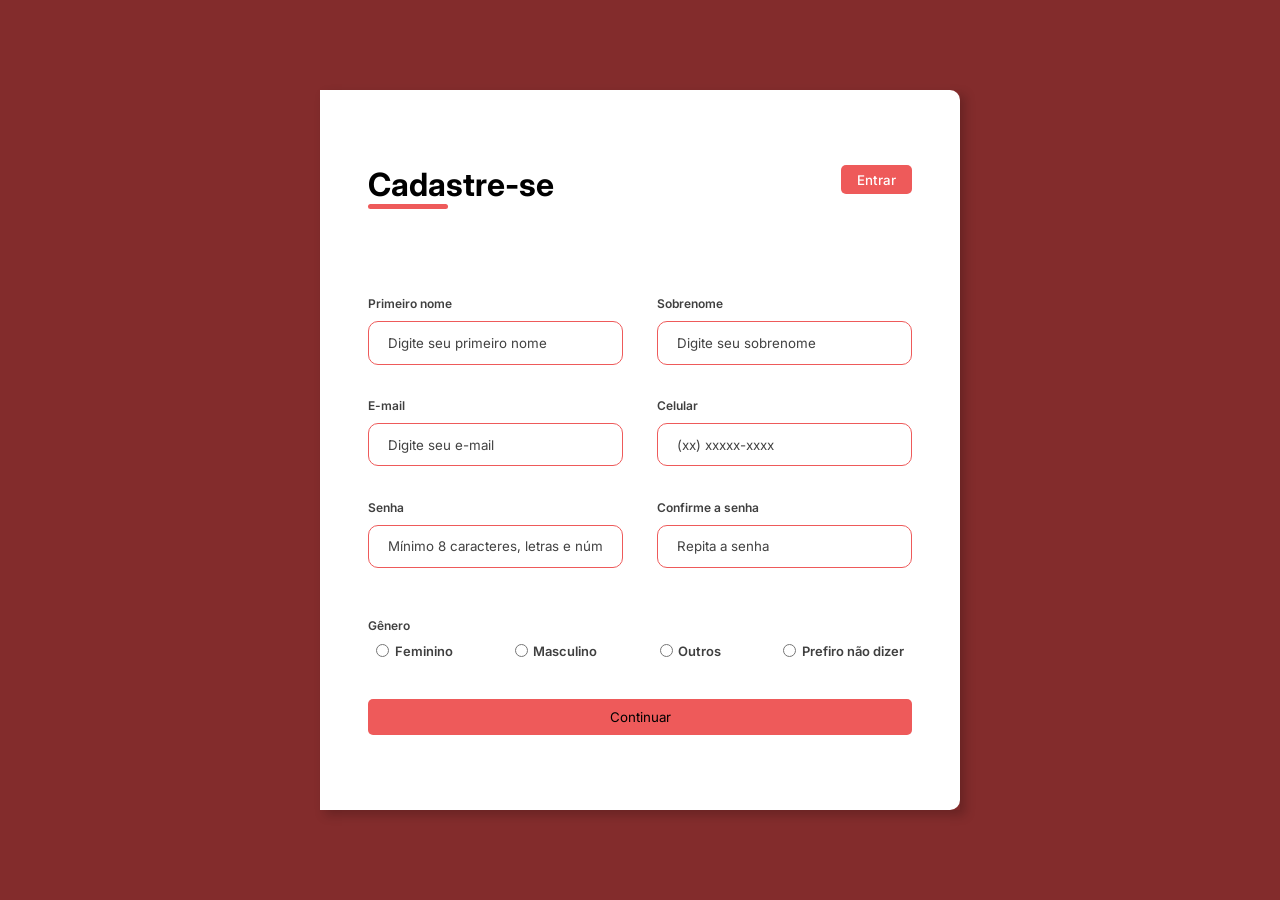
<file: index.html>
<!DOCTYPE html>
<html lang="pt-br">
<head>
    <link rel="stylesheet" href="css/style.css">
    <meta charset="UTF-8">
    <meta name="viewport" content="width=device-width, initial-scale=1.0">
    <title>Cadastro</title>
</head>
<body>
    <div class="container">
        <div class="form-image">
            <img src="img/logocadastro.jpg" alt="Imagem do cadastro">
        </div>
        <div class="form">
            <form id="form-cadastro" action="#" method="post" novalidate>
                <div class="form-header">
                    <div class="title">
                       <h1>Cadastre-se</h1> 
                    </div> 
                    <div class="login-button">
                        <button type="button"><a href="entrar.html">Entrar</a></button>
                    </div>      
                </div>
                <p id="form-message" class="form-message" role="alert"></p>
                <div class="input-group">
                    <div class="input-box">
                        <label for="firstname">Primeiro nome</label>
                        <input id="firstname" type="text" name="firstname" placeholder="Digite seu primeiro nome" required maxlength="80" autocomplete="given-name">
                    </div>

                    <div class="input-box">
                        <label for="lastname">Sobrenome</label>
                        <input id="lastname" type="text" name="lastname" placeholder="Digite seu sobrenome" required maxlength="80" autocomplete="family-name">
                    </div>

                    <div class="input-box">
                        <label for="email">E-mail</label>
                        <input id="email" type="email" name="email" placeholder="Digite seu e-mail" required autocomplete="email">
                    </div>

                    <div class="input-box">
                        <label for="number">Celular</label>
                        <input id="number" type="tel" name="number" placeholder="(xx) xxxxx-xxxx" required maxlength="30" autocomplete="tel">
                    </div>

                    <div class="input-box">
                        <label for="password">Senha</label>
                        <input id="password" type="password" name="password" placeholder="Mínimo 8 caracteres, letras e números" required minlength="8" autocomplete="new-password">
                    </div>

                    <div class="input-box">
                        <label for="confirmPassword">Confirme a senha</label>
                        <input id="confirmPassword" type="password" name="confirmPassword" placeholder="Repita a senha" required minlength="8" autocomplete="new-password">
                    </div>
                </div>

                <div class="gender-inputs">
                   <div class="gender-title">
                     <h6>Gênero</h6>
                    </div> 

                    <div class="gender-group">
                        <div class="gender-input">
                            <input type="radio" id="female" name="gender" value="Feminino" required>
                            <label for="female">Feminino</label>
                        </div>

                           <div class="gender-input">
                            <input type="radio" id="male" name="gender" value="Masculino">
                            <label for="male">Masculino</label>
                        </div>

                           <div class="gender-input">
                            <input type="radio" id="others" name="gender" value="Outros">
                            <label for="others">Outros</label>
                        </div>

                           <div class="gender-input">
                            <input type="radio" id="none" name="gender" value="Prefiro não dizer">
                            <label for="none">Prefiro não dizer</label>
                        </div>
                    </div>
                </div>

                <div class="continue-button">
                    <button type="submit">Continuar</button>
                </div>
            </form>
        </div>

    </div>
    <script src="js/auth.js"></script>
    <script src="js/cadastro.js"></script>
</body>
</html>
</file>
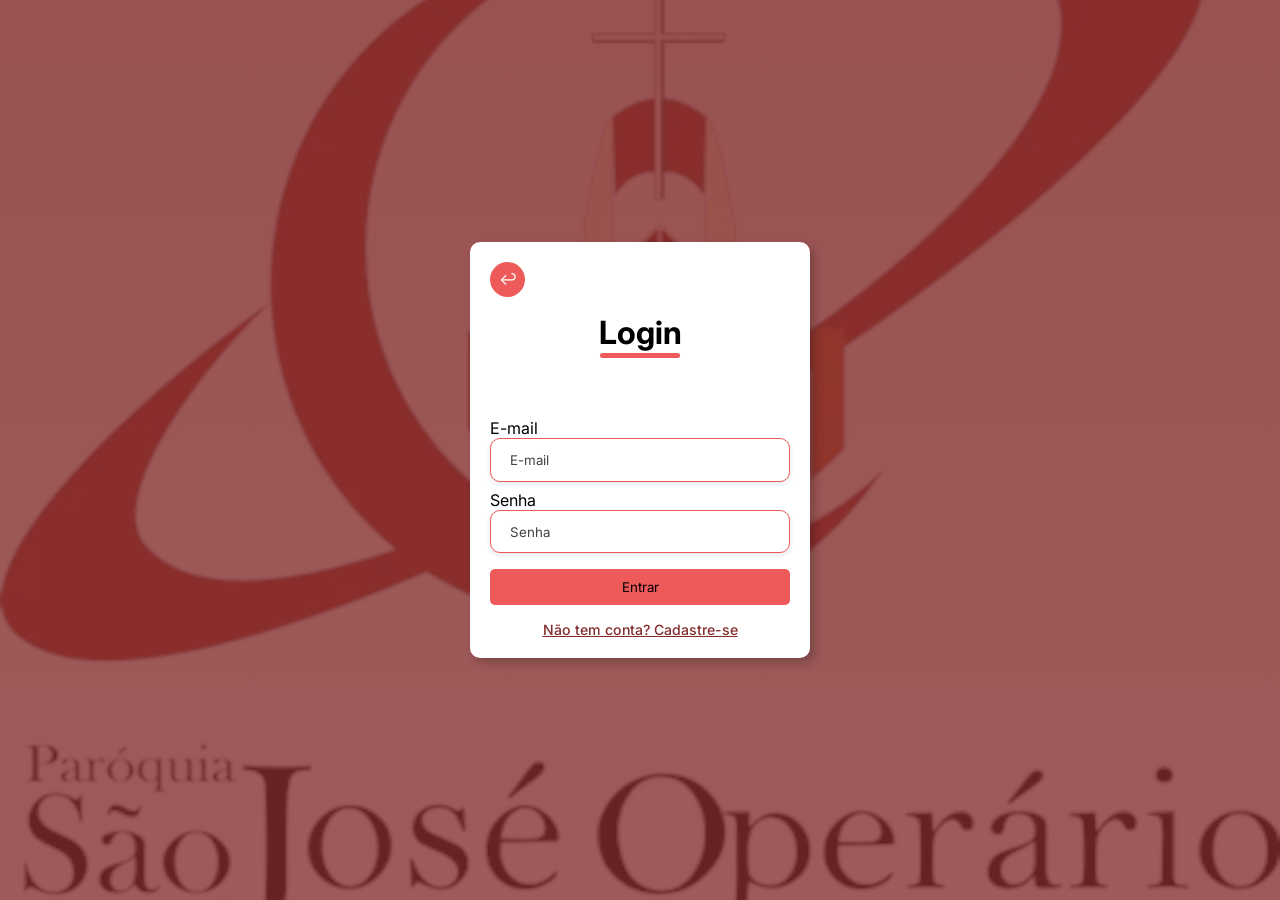
<file: contato.html>
<!DOCTYPE html>
<html lang="pt-br">
<head>
    <meta charset="UTF-8">
    <meta name="viewport" content="width=device-width, initial-scale=1.0">
    <title>Contato — Cúria Diocesana</title>
    <link rel="stylesheet" href="css/principal.css">
    <link rel="stylesheet" href="css/contato.css">
</head>
<body>
    <header class="portal-header">
        <div class="top-bar">
            <h1>Paróquia — área logada</h1>
            <span class="user" id="user-display-name"></span>
            <button type="button" class="btn-sair" id="btn-sair">Sair</button>
        </div>
        <nav class="main-nav" aria-label="Navegação principal">
            <ul class="nav-list">
                <li><a href="pagina_principal.html" class="nav-link">Início</a></li>
                <li>
                    <details class="nav-dropdown">
                        <summary class="nav-link">A Paróquia</summary>
                        <div class="dropdown-menu">
                            <a href="historia.html" class="dropdown-item">Nossa História</a>
                            <a href="padroeiro.html" class="dropdown-item">Padroeiro(a)</a>
                        </div>
                    </details>
                </li>
                <li>
                    <details class="nav-dropdown">
                        <summary class="nav-link">Liturgia</summary>
                        <div class="dropdown-menu">
                            <a href="horario-missas.html" class="dropdown-item">Horário de Missas</a>
                            <a href="#" class="dropdown-item">Calendário</a>
                            <a href="leituras.html" class="dropdown-item">Leituras</a>
                        </div>
                    </details>
                </li>
                <li><a href="contato.html" class="nav-link">Contato</a></li>
            </ul>
        </nav>
    </header>

    <main class="contato-main">
        <a class="back-link" href="pagina_principal.html">← Voltar ao início</a>

        <p class="contato-intro">
            Informações de contato e horários da <strong>Cúria Diocesana de São José dos Campos</strong> e setores. Para a sua paróquia, use também os dados em <strong>Informações da Paróquia</strong> na página inicial.
        </p>

        <div class="contato-cards">
            <section class="contato-card">
                <h2>Cúria Diocesana de São José dos Campos</h2>
                <p class="horario">Horário de funcionamento: das 8h às 12h | 13h às 17h (segunda a sexta-feira)</p>
                <div class="detalhes">
                    <p>Av. São João, 2650 – Jardim das Colinas – São José dos Campos – SP, 12242-000</p>
                    <p>Fone: <a href="tel:+551239283911">(12) 3928-3911</a> · Fax: (12) 3928-3924</p>
                    <p>E-mail: <a href="mailto:contato@diocesesjc.org.br">contato@diocesesjc.org.br</a></p>
                </div>
            </section>

            <section class="contato-card">
                <h2>Secretaria Episcopal</h2>
                <p class="horario">Horário de funcionamento: das 8h às 12h | 13h às 17h (segunda a sexta-feira)</p>
                <div class="detalhes">
                    <p>Atendimento no mesmo endereço da Cúria Diocesana, conforme horário acima.</p>
                </div>
            </section>

            <section class="contato-card">
                <h2>Arquivo Permanente</h2>
                <p class="horario">Horário de funcionamento: das 8h às 17h (segunda a sexta-feira)</p>
                <div class="detalhes">
                    <p>Atendimento no mesmo complexo da Cúria Diocesana.</p>
                </div>
            </section>

            <section class="contato-card">
                <h2>Assessoria de Comunicação e Jornal Expressão</h2>
                <p class="horario">Horário de funcionamento: das 8h às 12h | 13h às 17h (segunda a sexta-feira)</p>
                <div class="detalhes">
                    <p>Tel: <a href="tel:+551239283929">(12) 3928-3929</a> / <a href="tel:+5512997885559">(12) 99788-5559</a></p>
                    <p>E-mail: <a href="mailto:redacao@diocesesjc.org.br">redacao@diocesesjc.org.br</a></p>
                </div>
            </section>
        </div>

        <p class="contato-nota">Dados de referência da diocese; confirme horários e procedimentos diretamente pelos canais oficiais.</p>
    </main>

    <script src="js/auth.js"></script>
    <script src="js/contato.js"></script>
</body>
</html>
</file>
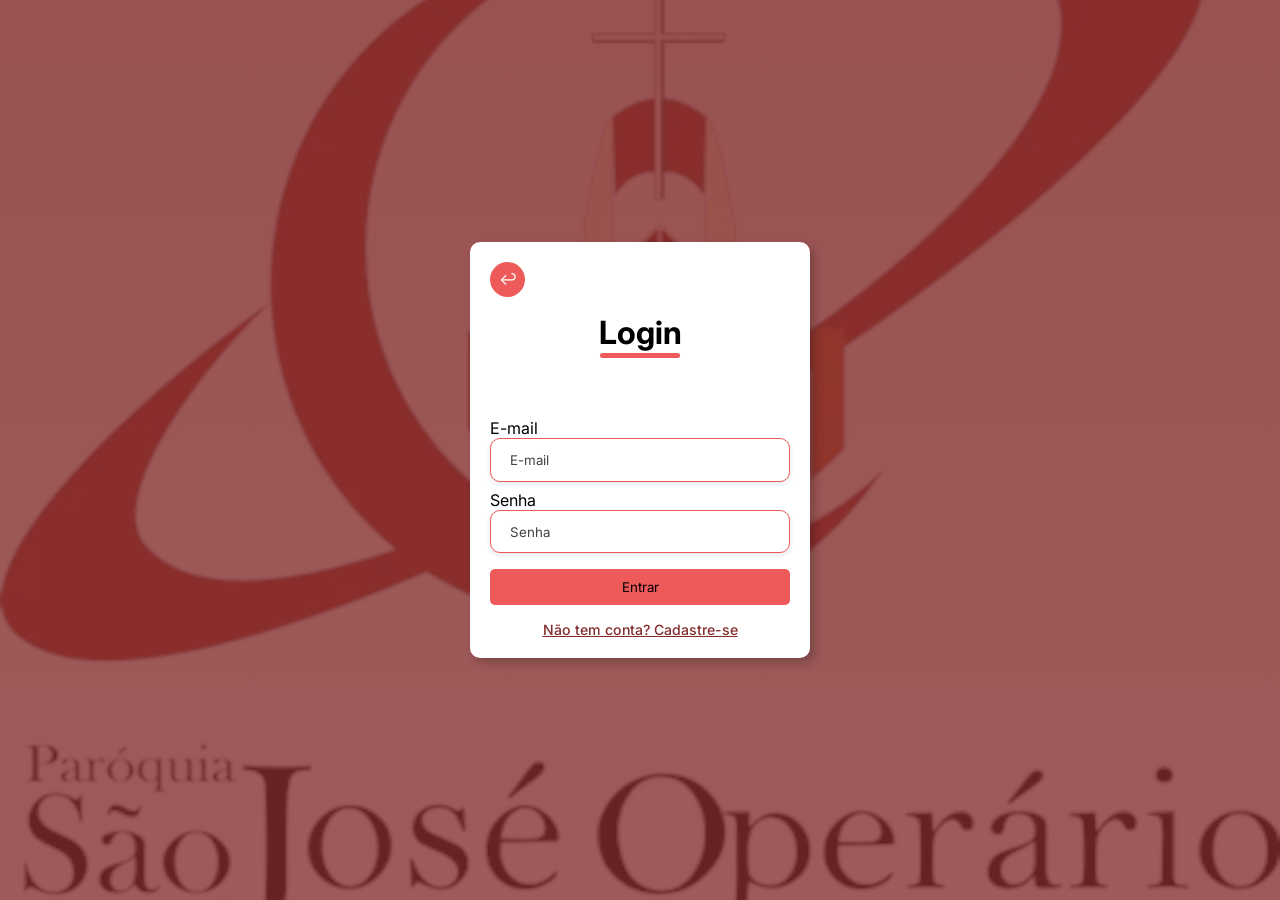
<file: entrar.html>
<!DOCTYPE html>
<html lang="pt-br">
<head>
    <link rel="stylesheet" href="css/entrar.css">
    <meta charset="UTF-8">
    <meta name="viewport" content="width=device-width, initial-scale=1.0">
    <title>Login</title>
</head>
<body>
    <div class="login-box">
         <button type="button" class="back-button" onclick="history.back()">↩</button>
        <h2>Login</h2>
        <div class="form">
            <form id="form-login" action="#" method="post" novalidate>
                <p id="form-message" class="form-message" role="alert"></p>
                <div class="input-group">

                            <div class="input-box">
                                <label for="email">E-mail</label>
                                <input id="email" type="email" name="email" placeholder="E-mail" required autocomplete="email">
                            </div>
                 
                            <div class="input-box">
                                <label for="password">Senha</label>
                                <input id="password" type="password" name="password" placeholder="Senha" required autocomplete="current-password">
                            </div>                               
                    </div>
                <div class="continue-button">
                    <button type="submit">Entrar</button>
                </div>
                <p class="cadastro-link"><a href="index.html">Não tem conta? Cadastre-se</a></p>
            </form>      
        </div>
    </div>
    <script src="js/auth.js"></script>
    <script src="js/login.js"></script>
</body>
</html>
</file>
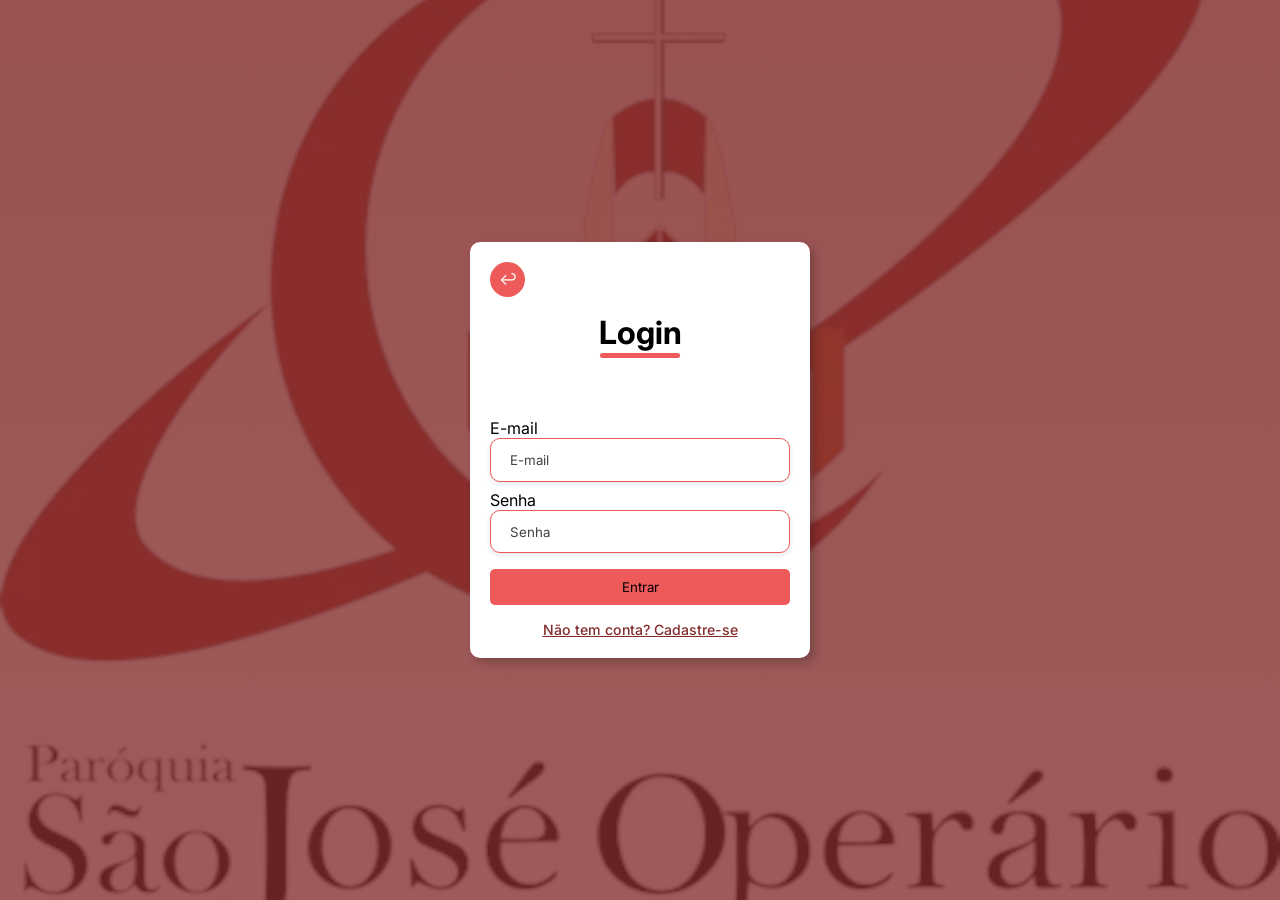
<file: historia.html>
<!DOCTYPE html>
<html lang="pt-br">
<head>
    <meta charset="UTF-8">
    <meta name="viewport" content="width=device-width, initial-scale=1.0">
    <title>Nossa História — Diocese de São José dos Campos</title>
    <link rel="stylesheet" href="css/principal.css">
    <link rel="stylesheet" href="css/historia.css">
</head>
<body>
    <header class="portal-header">
        <div class="top-bar">
            <h1>Paróquia — área logada</h1>
            <span class="user" id="user-display-name"></span>
            <button type="button" class="btn-sair" id="btn-sair">Sair</button>
        </div>
        <nav class="main-nav" aria-label="Navegação principal">
            <ul class="nav-list">
                <li><a href="pagina_principal.html" class="nav-link">Início</a></li>
                <li>
                    <details class="nav-dropdown">
                        <summary class="nav-link">A Paróquia</summary>
                        <div class="dropdown-menu">
                            <a href="historia.html" class="dropdown-item">Nossa História</a>
                            <a href="padroeiro.html" class="dropdown-item">Padroeiro(a)</a>
                        </div>
                    </details>
                </li>
                <li>
                    <details class="nav-dropdown">
                        <summary class="nav-link">Liturgia</summary>
                        <div class="dropdown-menu">
                            <a href="horario-missas.html" class="dropdown-item">Horário de Missas</a>
                            <a href="#" class="dropdown-item">Calendário</a>
                            <a href="leituras.html" class="dropdown-item">Leituras</a>
                        </div>
                    </details>
                </li>
                <li><a href="contato.html" class="nav-link">Contato</a></li>
            </ul>
        </nav>
    </header>

    <main class="historia-main">
        <a class="back-link" href="pagina_principal.html">← Voltar ao início</a>

        <article class="historia-article" lang="pt-BR">
            <header>
                <h1>Pedido de criação da Diocese de São José dos Campos</h1>
                <p class="subtitle">Carta ao Sumo Pontífice — Dom José Antonio do Couto, scj, Bispo de Taubaté</p>
                <p class="meta">Documento histórico sobre o desmembramento da Diocese de Taubaté e a constituição da nova circunscrição, com sede em São José dos Campos (SP).</p>
            </header>

            <div class="historia-body">
                <p>Beatíssimo Padre: Prostrado ante Vossa Santidade e implorando bênçãos, vimos trazer o pedido de criação de uma nova Diocese, desmembrada de nossa Diocese de Taubaté, no Estado de São Paulo – Brasil.</p>

                <p>Recomenda o Concílio Vaticano II que “para se conseguir o fim próprio da Diocese é mister que a natureza da Igreja se manifeste perspicuamente na porção do Povo de Deus pertencente à própria Diocese; que os Bispos possam realizar eficazmente seus ofícios pastorais; que, enfim, se sirva o mais perfeitamente possível à salvação do Povo de Deus”. “Isto, porém, exige, quer uma adequada circunscrição dos limites territoriais das Dioceses, quer uma distribuição de clérigos e de recursos razoável e acomodada às exigências do apostolado. O que redunda em benefício não só dos clérigos e fiéis cristãos, a que diretamente interessa, mas também a toda a Igreja Católica”. (C.D. 22).</p>

                <p>Tendo em vista ainda a recomendação do Dec. “CHRISTUS DOMINUS” (n.º 22 a 25), que as Dioceses não sejam demasiadamente grandes a fim de possibilitar uma presença mais intensa e dinâmica do Bispo nas atividades pastorais do Povo de Deus, – em união com nosso Clero, que estudou demoradamente o assunto, pensamos na necessidade de se dividir o atual território e fiéis da Diocese de Taubaté, criando outra Diocese, a de SÃO JOSÉ DOS CAMPOS, cidade situada em zona polarizadora, com as melhores características de uma metrópole.</p>

                <p>Grandes motivos nos levam a esta consideração, que vimos agora, confiantemente, submeter à definitiva decisão de Vossa Santidade.</p>

                <p>A Diocese de Taubaté está situada num dos pólos de maior desenvolvimento industrial, econômico e demográfico do Estado de São Paulo e do Brasil: o Vale do Paraíba. Fazendo parte do maior parque industrial da América Latina, nela se encontram sediadas cerca de 1.000 indústrias de grande e médio porte. A explosão demográfica tem sido muito grande também. Em 1950, a população de toda a Diocese de Taubaté era de 281 mil habitantes. Em 1960, tínhamos uma população de 363.925. O censo de 1970 registrou 528.852 e a estimativa para 1980 prevê uma população de 939.932 habitantes.</p>

                <p>Situado entre as duas grandes áreas industriais nacionais – São Paulo e Rio de Janeiro, o eixo formado pelo Vale do Paraíba se constitui numa zona de industrialização acentuada, dada a política de descongestionamento das grandes áreas metropolitanas. Essa é a mais importante causa do espantoso crescimento da Diocese, o que ainda continua ocorrendo, pois novos investimentos industriais se apresentam trazendo um grande afluxo migratório extra-regional.</p>

                <p>No setor educacional, temos, no município de Taubaté a UNITAU, extraordinário conglomerado universitário, com treze mil alunos, a Faculdade de Medicina, com cerca de 500 alunos e em São José dos Campos quatro Faculdades sendo uma Federal, o Instituto Tecnológico de Aeronáutica (com 571 alunos do Brasil e do mundo), perfazendo um total de cerca de quatro mil universitários. Ainda o Centro Técnico Aeroespacial tem trazido um desenvolvimento grande à população.</p>

                <p>A pastoral exige sempre criatividade e presença do Pastor. O Concílio Vaticano II apresenta o Bispo como o animador e centro da unidade da sua Igreja Particular; recomenda também que, como Pastor, solícito e vigilante, esteja sempre junto de seu presbitério e do povo fiel, sempre atento às exigências pastorais no meio universitário, operário, marginalizados etc.… O Bispo, como Pai e Pastor deve estar sempre presente nas diversas comunidades, encorajando a uns, curando a outros, incentivando a todos a perseverarem nos caminhos do Senhor.</p>

                <p>Tendo em vista todos esses fatores e as exigências pastorais do nosso tempo, consultamos o nosso Conselho Presbiteral e o Clero em geral a respeito da conveniência e necessidade do desmembramento da Diocese de Taubaté e a possibilidade de criação de uma nova Diocese com sede na cidade de São José dos Campos. Na Assembléia Regional da Comissão Regional Sul I, da CNBB, de 9 a 12 de novembro do corrente ano, ouvimos também o parecer e obtivemos a aprovação de todos os senhores Bispos do Estado de São Paulo.</p>

                <p>A região da futura Diocese possui um dinamismo sadio e consolador. A cidade de São José dos Campos é o 6º Centro Espacial do mundo, sede da 3ª Região Administrativa do Estado de S. Paulo. É o mais importante dos 35 municípios que compõem a Bacia do Paraíba do Sul, com uma área de 1.118 km² e uma população estimada em 293.547 habitantes, dos quais 275.765 na área urbana. É cortada pela Rodovia Presidente Dutra, que atravessa toda a Diocese, unindo São Paulo e Rio de Janeiro, como ainda pela Rede Ferroviária Federal, com fácil ligação com todo o interior do Estado. Dispõe também de aeroporto.</p>

                <p>A futura Diocese de São José dos Campos possui uma população de aproximadamente 460.000 habitantes, com um clero dinâmico e com um bom entrosamento na pastoral. Os municípios que a constituirão são os seguintes, em número de seis: São José dos Campos, Jacareí, Santa Branca, Monteiro Lobato e Paraibuna, a serem desmembrados da Diocese de Taubaté, e Igaratá que, de comum acordo com o Exmo. E Revmo. Senhor Dom Emilio Pignoli, será desmembrado da Diocese de Mogi das Cruzes. A Diocese será constituída de 21 Paróquias já organizadas.</p>

                <p>O clero está constituído de 25 Presbíteros, sendo 16 Diocesanos e 9 Religiosos. Há 7 Diáconos Permanentes. Trabalham na região 194 Religiosas, distribuídas por 8 Congregações e 18 Comunidades. Quanto aos Seminaristas, há 7 no Seminário Maior (1 na Teologia e 6 na Filosofia) e 30 no Seminário Menor.</p>

                <p>Com relação à situação patrimonial e financeira da futura Diocese de São José dos Campos, observamos que, além do patrimônio imóvel e móvel constante de relação anexa, possui a mesma área de 19.840 m², onde está sendo construída a residência episcopal. Já existe construído prédio com amplas salas onde será instalada a Cúria Diocesana e onde funcionarão a Procuradoria, o Arquivo e o Secretariado de Pastoral. Para a “Mensa Episcopi” a futura Diocese com uma contribuição mensal das Paróquias no valor de Cr$ 55.000,00 havendo já um saldo disponível de Cr$ 421.083,47 em caixa, sendo parte em caderneta de poupança. A magnífica Igreja que servirá de Catedral está em vias de acabamento, havendo planta e fotografias da mesma no documentário anexo. O titular da Catedral será São Dimas e o da Diocese São José.</p>

                <p>Por fim, a Diocese de São José dos Campos, normalmente, será sufragânea da Arquidiocese de Aparecida. Todas as demais informações, estatísticas, delimitações e esclarecimentos constam dos anexos que acompanham este pedido.</p>

                <p>Assim, Beatíssimo Padre, para maior glória de Deus, de sua Santa Mãe, e para o melhor serviço pastoral do Povo de Deus em nossa terra, por este requerimento pedimos com humildade e encarecimento a Vossa Santidade, se digne criar a Diocese de São José dos Campos, no Estado de São Paulo, Brasil.</p>

                <p class="signature">Com a mais carinhosa obediência e amorosa veneração,<br>De Vossa Santidade,<br>O humilde filho<br><strong>Dom José Antonio do Couto, scj</strong><br>Bispo de Taubaté</p>
            </div>
        </article>
    </main>

    <script src="js/auth.js"></script>
    <script src="js/historia.js"></script>
</body>
</html>
</file>
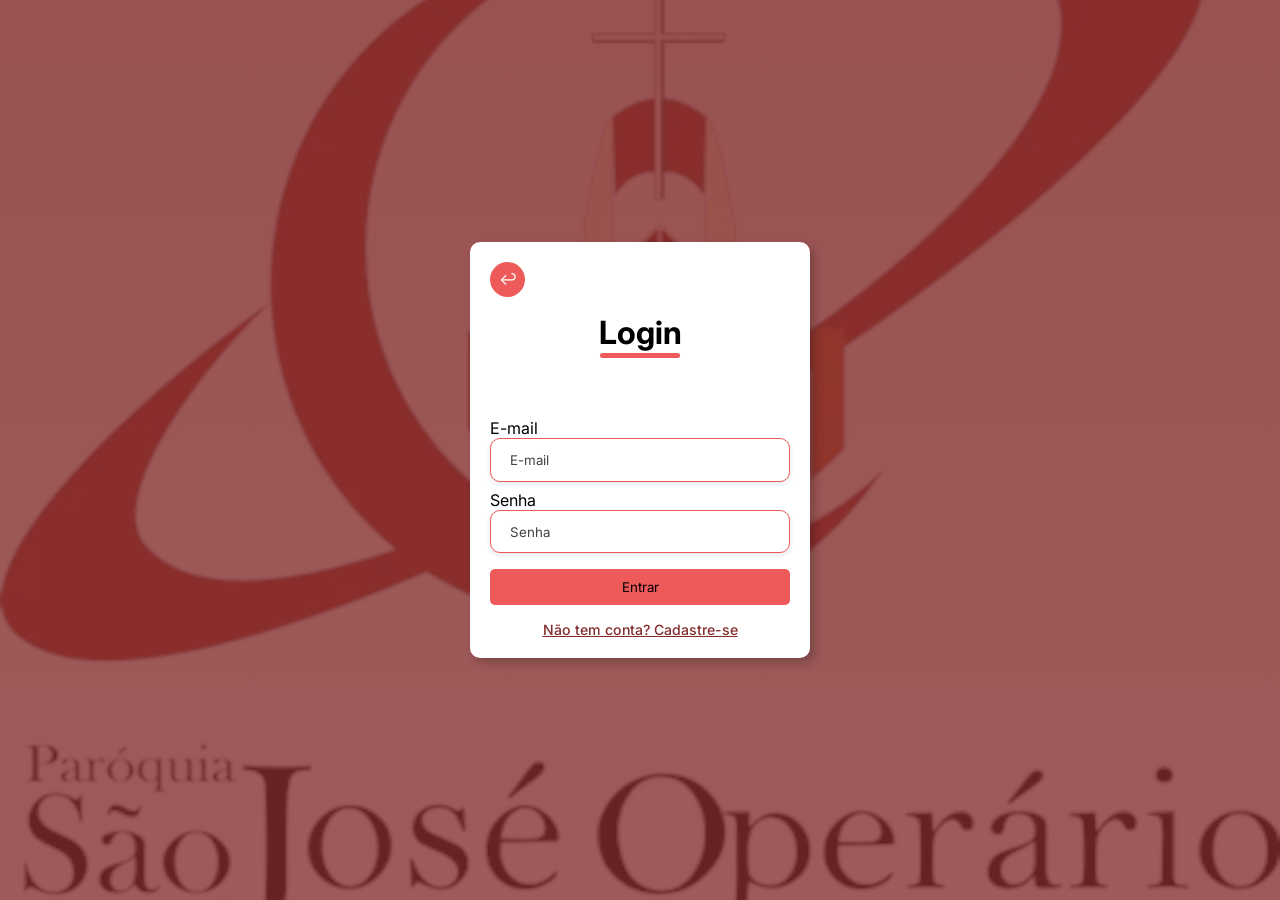
<file: horario-missas.html>
<!DOCTYPE html>
<html lang="pt-br">
<head>
    <meta charset="UTF-8">
    <meta name="viewport" content="width=device-width, initial-scale=1.0">
    <title>Horário de Missas</title>
    <link rel="stylesheet" href="css/principal.css">
    <link rel="stylesheet" href="css/horario-missas.css">
</head>
<body>
    <header class="portal-header">
        <div class="top-bar">
            <h1><a href="pagina_principal.html" class="top-bar-home">Portal Paróquia</a></h1>
            <span class="user" id="user-display-name"></span>
            <button type="button" class="btn-sair" id="btn-sair">Sair</button>
        </div>
        <nav class="main-nav" aria-label="Navegação principal">
            <ul class="nav-list">
                <li><a href="pagina_principal.html" class="nav-link">Início</a></li>
                <li><a href="horario-missas.html" class="nav-link">Horário de Missas</a></li>
                <li><a href="index.html" class="nav-link">Cadastro</a></li>
            </ul>
        </nav>
    </header>

    <div class="diocese-top-strip" id="parish-strip" role="note"></div>

    <div class="diocese-brand">
        <div class="diocese-brand-inner">
            <h2 id="parish-brand-title">Paróquia</h2>
        </div>
    </div>

    <main class="schedule-page">
        <a class="back-portal" href="pagina_principal.html">← Voltar à área logada</a>

        <h1>Horário de Missas</h1>

        <section class="schedule-filters" aria-labelledby="filtros-titulo">
            <p id="filtros-titulo" class="label">Selecione os dias da semana</p>
            <div class="day-buttons" role="group" aria-label="Dias da semana" id="day-buttons"></div>
            <div class="time-row">
                <div class="time-field">
                    <label for="horario-info">Informe o Horário</label>
                    <input id="horario-info" type="text" placeholder="Ex.: 18:00" autocomplete="off">
                </div>
                <div class="time-field">
                    <label for="horario-inicial">Horário Inicial</label>
                    <input id="horario-inicial" type="time">
                </div>
            </div>
            <p class="schedule-note">
                <strong>Obs.:</strong> Horários sujeitos a alterações, conforme a necessidade pastoral da paróquia ou comunidade.
            </p>
        </section>

        <div class="schedule-results-wrap">
            <table class="schedule-table" aria-label="Lista de horários de missa">
                <thead>
                    <tr>
                        <th>Paróquia / Comunidade</th>
                        <th>Local</th>
                        <th>Dia</th>
                        <th>Horários</th>
                    </tr>
                </thead>
                <tbody id="schedule-tbody"></tbody>
            </table>
            <p id="schedule-empty" class="schedule-empty" hidden>Nenhum horário encontrado com os filtros atuais.</p>
        </div>
    </main>

    <footer class="diocese-footer">
        <div class="diocese-footer-inner">
            <h3 id="footer-parish-name">Paróquia</h3>
            <ul class="diocese-footer-links diocese-footer-links--internal">
                <li><a href="pagina_principal.html">Início</a></li>
                <li><a href="horario-missas.html">Horário de Missas</a></li>
                <li><a href="entrar.html">Entrar</a></li>
                <li><a href="index.html">Cadastro</a></li>
            </ul>
            <div class="diocese-footer-contact" id="footer-contact"></div>
            <p class="diocese-footer-copy">© <span id="footer-year"></span> — Portal da paróquia (conteúdo local).</p>
        </div>
    </footer>

    <script src="js/auth.js"></script>
    <script src="js/paroquia-dados.js"></script>
    <script src="js/horario-missas.js"></script>
</body>
</html>
</file>
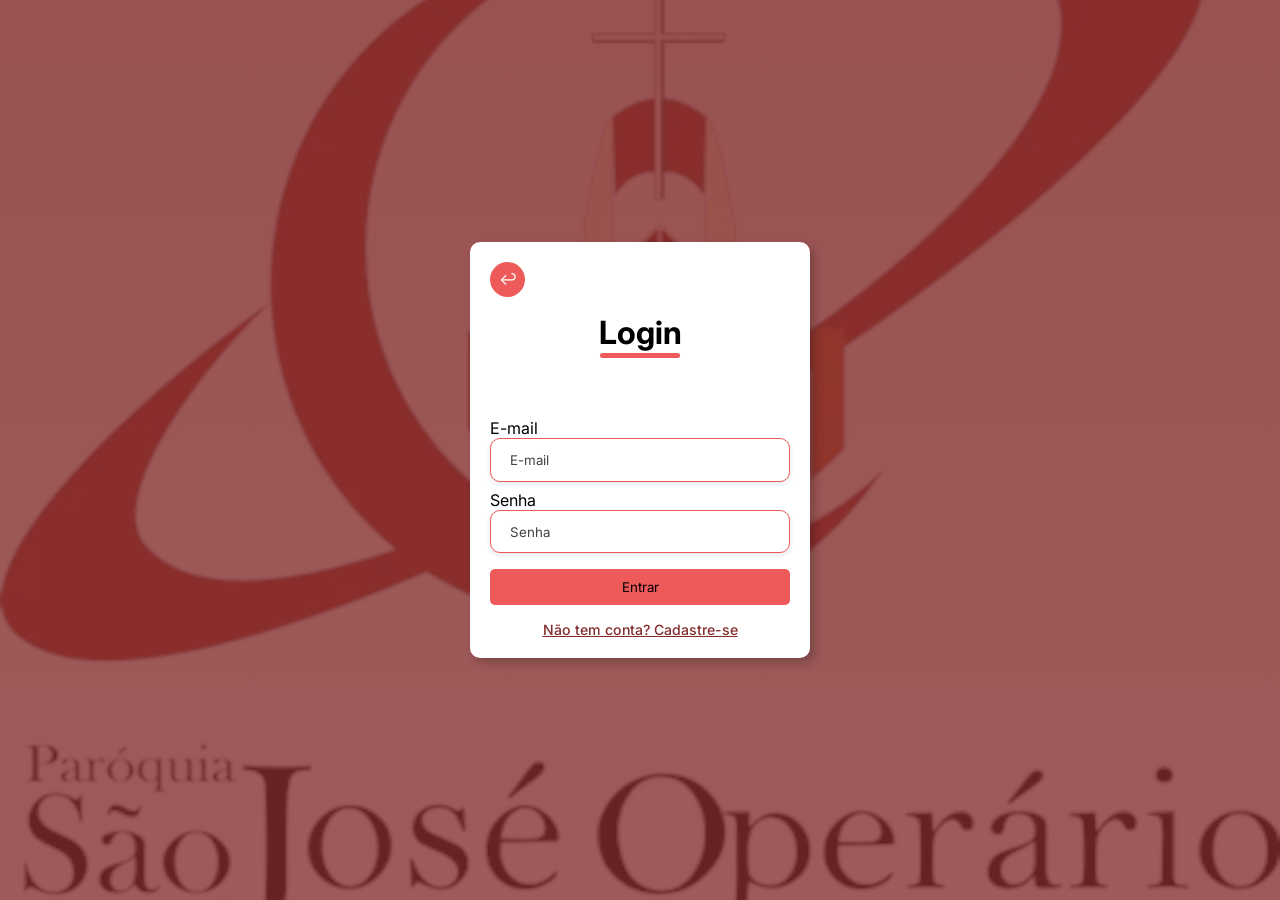
<file: leituras.html>
<!DOCTYPE html>
<html lang="pt-br">
<head>
    <meta charset="UTF-8">
    <meta name="viewport" content="width=device-width, initial-scale=1.0">
    <title>Leituras — Liturgia</title>
    <link rel="stylesheet" href="css/principal.css">
    <link rel="stylesheet" href="css/leituras.css">
</head>
<body>
    <header class="portal-header">
        <div class="top-bar">
            <h1>Paróquia — área logada</h1>
            <span class="user" id="user-display-name"></span>
            <button type="button" class="btn-sair" id="btn-sair">Sair</button>
        </div>
        <nav class="main-nav" aria-label="Navegação principal">
            <ul class="nav-list">
                <li><a href="pagina_principal.html" class="nav-link">Início</a></li>
                <li>
                    <details class="nav-dropdown">
                        <summary class="nav-link">A Paróquia</summary>
                        <div class="dropdown-menu">
                            <a href="historia.html" class="dropdown-item">Nossa História</a>
                            <a href="padroeiro.html" class="dropdown-item">Padroeiro(a)</a>
                        </div>
                    </details>
                </li>
                <li>
                    <details class="nav-dropdown">
                        <summary class="nav-link">Liturgia</summary>
                        <div class="dropdown-menu">
                            <a href="horario-missas.html" class="dropdown-item">Horário de Missas</a>
                            <a href="#" class="dropdown-item">Calendário</a>
                            <a href="leituras.html" class="dropdown-item">Leituras</a>
                        </div>
                    </details>
                </li>
                <li><a href="contato.html" class="nav-link">Contato</a></li>
            </ul>
        </nav>
    </header>

    <main class="leituras-main">
        <a class="back-link" href="pagina_principal.html">← Voltar ao início</a>

        <nav class="leituras-toc" aria-label="Índice das missas">
            <h2>Neste documento</h2>
            <ul>
                <li><a href="#refs-ceia">Referências — Ceia do Senhor</a></li>
                <li><a href="#crisma">Missa do Crisma</a></li>
                <li><a href="#ceia">Missa da Ceia do Senhor</a></li>
            </ul>
        </nav>

        <aside class="refs-ceia" id="refs-ceia">
            <h3>Leituras — Missa da Ceia do Senhor (referências)</h3>
            <div class="refs-list">Ex 12,1-8.11-14
Sl 115(116B),12-13.15-16bc.17-18 (R. cf. 1Cor 10,16)
1Cor 11,23-26
Jo 13,1-15</div>
        </aside>

        <section class="liturgia-missa" id="crisma" lang="pt-BR">
            <h2>Missa do Crisma</h2>

            <div class="leitura-bloco">
                <h3>Primeira leitura</h3>
                <p class="fonte">O Senhor me ungiu e enviou-me para dar a boa-nova aos humildes.</p>
                <p class="fonte">Leitura do Livro do Profeta Isaías 61,1-3a.6a.8b-9</p>
                <div class="texto-biblico">
                    <p><span class="nv">1</span>O Espírito do Senhor Deus está sobre mim, porque o Senhor me ungiu; enviou-me para dar a boa-nova aos humildes, curar as feridas da alma, pregar a redenção para os cativos e a liberdade para os que estão presos;</p>
                    <p><span class="nv">2</span>para proclamar o tempo da graça do Senhor e o dia da vingança do nosso Deus; para consolar todos os que choram,</p>
                    <p><span class="nv">3a</span>para reservar e dar aos que sofrem por Sião uma coroa, em vez de cinza, o óleo da alegria, em vez da aflição.</p>
                    <p><span class="nv">6a</span>Vós sois os sacerdotes do Senhor, chamados ministros de nosso Deus.</p>
                    <p><span class="nv">8b</span>Eu os recompensarei por suas obras segundo a verdade, e farei com eles uma aliança perpétua.</p>
                    <p><span class="nv">9</span>Sua descendência será conhecida entre as nações, e seus filhos se fixarão no meio dos povos; quem os vir há de reconhecê-los como descendentes abençoados por Deus.</p>
                </div>
                <p class="palavra-fim">Palavra do Senhor.</p>
            </div>

            <div class="leitura-bloco salmo">
                <h3>Salmo responsorial</h3>
                <p class="fonte">Sl 88(89),21-22.25.27 (R. cf. 2a)</p>
                <p class="resposta">R. Senhor, eu cantarei eternamente o vosso amor.</p>
                <div class="texto-biblico">
                    <p class="estrofe"><span class="nv">21</span>Encontrei e escolhi a Davi, meu servidor, * e o ungi, para ser rei, com meu óleo consagrado.</p>
                    <p class="estrofe"><span class="nv">22</span>Estará sempre com ele minha mão onipotente, * e meu braço poderoso há de ser a sua força. <strong>R.</strong></p>
                    <p class="estrofe"><span class="nv">25</span>Minha verdade e meu amor estarão sempre com ele, * sua força e seu poder por meu nome crescerão.</p>
                    <p class="estrofe"><span class="nv">27</span>Ele, então, me invocará: Ó Senhor, vós sois meu Pai, * sois meu Deus, sois meu Rochedo onde encontro a salvação! <strong>R.</strong></p>
                </div>
            </div>

            <div class="leitura-bloco">
                <h3>Segunda leitura</h3>
                <p class="fonte">Fez de nós um reino, sacerdotes para seu Deus e Pai.</p>
                <p class="fonte">Leitura do Livro do Apocalipse de São João 1,5-8</p>
                <p class="intro">A vós graça e paz</p>
                <div class="texto-biblico">
                    <p><span class="nv">5</span>da parte de Jesus Cristo, a testemunha fiel, o primeiro a ressuscitar dentre os mortos, o soberano dos reis da terra. A Jesus, que nos ama, que por seu sangue nos libertou dos nossos pecados</p>
                    <p><span class="nv">6</span>e que fez de nós um reino, sacerdotes para seu Deus e Pai, a ele a glória e o poder, em eternidade. Amém.</p>
                    <p><span class="nv">7</span>Olhai! Ele vem com as nuvens, e todos os olhos o verão — também aqueles que o traspassaram. Todas as tribos da terra baterão no peito por causa dele. Sim. Amém!</p>
                    <p><span class="nv">8</span>"Eu sou o Alfa e o Ômega", diz o Senhor Deus, "aquele que é, que era e que vem, o Todo-poderoso".</p>
                </div>
                <p class="palavra-fim">Palavra do Senhor.</p>
            </div>

            <div class="leitura-bloco aclamacao">
                <h3>Aclamação ao Evangelho</h3>
                <p class="fonte">Is 61,1 (Lc 4,18)</p>
                <p class="r">R. Louvor e honra a vós, Senhor Jesus.</p>
                <p class="v">V. O Espírito do Senhor sobre mim fez a sua unção, enviou-me aos empobrecidos a fazer feliz proclamação!</p>
            </div>

            <div class="leitura-bloco">
                <h3>Evangelho</h3>
                <p class="fonte">O Espírito do Senhor está sobre mim.</p>
                <p class="fonte">Proclamação do Evangelho de Jesus Cristo segundo Lucas 4,16-21</p>
                <p class="intro">Naquele tempo,</p>
                <div class="texto-biblico">
                    <p><span class="nv">16</span>Jesus veio à cidade de Nazaré, onde se tinha criado. Conforme seu costume, entrou na sinagoga no sábado, e levantou-se para fazer a leitura.</p>
                    <p><span class="nv">17</span>Deram-lhe o livro do profeta Isaías. Abrindo o livro, Jesus achou a passagem em que está escrito:</p>
                    <p><span class="nv">18</span>"O Espírito do Senhor está sobre mim, porque ele me consagrou com a unção para anunciar a Boa-Nova aos pobres; enviou-me para proclamar a libertação aos cativos e aos cegos a recuperação da vista; para libertar os oprimidos</p>
                    <p><span class="nv">19</span>e para proclamar um ano da graça do Senhor".</p>
                    <p><span class="nv">20</span>Depois fechou o livro, entregou-o ao ajudante, e sentou-se. Todos os que estavam na sinagoga tinham os olhos fixos nele.</p>
                    <p><span class="nv">21</span>Então começou a dizer-lhes: "Hoje se cumpriu esta passagem da Escritura que acabastes de ouvir".</p>
                </div>
                <p class="palavra-fim">Palavra da Salvação.</p>
            </div>
        </section>

        <section class="liturgia-missa" id="ceia" lang="pt-BR">
            <h2>Missa da Ceia do Senhor</h2>

            <div class="leitura-bloco">
                <h3>Primeira leitura</h3>
                <p class="fonte">Ritual da ceia pascal.</p>
                <p class="fonte">Leitura do Livro do Êxodo 12,1-8.11-14</p>
                <p class="intro">Naqueles dias,</p>
                <div class="texto-biblico">
                    <p><span class="nv">1</span>O Senhor disse a Moisés e a Aarão no Egito:</p>
                    <p><span class="nv">2</span>"Este mês será para vós o começo dos meses; será o primeiro mês do ano.</p>
                    <p><span class="nv">3</span>Falai a toda a comunidade dos filhos de Israel, dizendo: 'No décimo dia deste mês, cada um tome um cordeiro por família, um cordeiro para cada casa.</p>
                    <p><span class="nv">4</span>Se a família não for bastante numerosa para comer um cordeiro, convidará também o vizinho mais próximo, de acordo com o número de pessoas. Deveis calcular o número de comensais, conforme o tamanho do cordeiro.</p>
                    <p><span class="nv">5</span>O cordeiro será sem defeito, macho, de um ano. Podereis escolher tanto um cordeiro, como um cabrito:</p>
                    <p><span class="nv">6</span>e devereis guardá-lo preso até ao dia catorze deste mês. Então toda a comunidade de Israel reunida o imolará ao cair da tarde.</p>
                    <p><span class="nv">7</span>Tomareis um pouco do seu sangue e untareis os marcos e a travessa da porta, nas casas em que o comerdes.</p>
                    <p><span class="nv">8</span>Comereis a carne nessa mesma noite, assada ao fogo, com pães ázimos e ervas amargas.</p>
                    <p><span class="nv">11</span>Assim devereis comê-lo: com os rins cingidos, sandálias nos pés e cajado na mão. E comereis às pressas, pois é a Páscoa, isto é, a 'Passagem' do Senhor!</p>
                    <p><span class="nv">12</span>E naquela noite passarei pela terra do Egito e ferirei na terra do Egito todos os primogênitos, desde os homens até os animais; e infligirei castigos contra todos os deuses do Egito, eu, o Senhor.</p>
                    <p><span class="nv">13</span>O sangue servirá de sinal nas casas onde estiverdes. Ao ver o sangue, passarei adiante, e não vos atingirá a praga exterminadora, quando eu ferir a terra do Egito.</p>
                    <p><span class="nv">14</span>Este dia será para vós uma festa memorável em honra do Senhor, que haveis de celebrar por todas as gerações, como instituição perpétua".</p>
                </div>
                <p class="palavra-fim">Palavra do Senhor.</p>
            </div>

            <div class="leitura-bloco salmo">
                <h3>Salmo responsorial</h3>
                <p class="fonte">Sl 115(116B),12-13.15-16bc.17-18 (R. cf. 1Cor 10,16)</p>
                <p class="resposta">R. O cálice por nós abençoado é a nossa comunhão com o sangue do Senhor.</p>
                <div class="texto-biblico">
                    <p class="estrofe"><span class="nv">12</span>Que poderei retribuir ao Senhor Deus * por tudo aquilo que ele fez em meu favor?</p>
                    <p class="estrofe"><span class="nv">13</span>Elevo o cálice da minha salvação, * invocando o nome santo do Senhor. <strong>R.</strong></p>
                    <p class="estrofe"><span class="nv">15</span>É sentida por demais pelo Senhor * a morte de seus santos, seus amigos.</p>
                    <p class="estrofe"><span class="nv">16bc</span>Eis que sou o vosso servo, ó Senhor, * mas me quebrastes os grilhões da escravidão! <strong>R.</strong></p>
                    <p class="estrofe"><span class="nv">17</span>Por isso oferto um sacrifício de louvor, * invocando o nome santo do Senhor.</p>
                    <p class="estrofe"><span class="nv">18</span>Vou cumprir minhas promessas ao Senhor * na presença de seu povo reunido. <strong>R.</strong></p>
                </div>
            </div>

            <div class="leitura-bloco">
                <h3>Segunda leitura</h3>
                <p class="fonte">Todas as vezes que comerdes deste pão e beberdes deste cálice, proclamais a morte do Senhor.</p>
                <p class="fonte">Leitura da Primeira Carta de São Paulo aos Coríntios 11,23-26</p>
                <p class="intro">Irmãos:</p>
                <div class="texto-biblico">
                    <p><span class="nv">23</span>O que eu recebi do Senhor, foi isso que eu vos transmiti: Na noite em que foi entregue, o Senhor Jesus tomou o pão</p>
                    <p><span class="nv">24</span>e, depois de dar graças, partiu-o e disse: "Isto é o meu corpo que é dado por vós. Fazei isto em minha memória".</p>
                    <p><span class="nv">25</span>Do mesmo modo, depois da ceia, tomou também o cálice e disse: "Este cálice é a nova aliança, em meu sangue. Todas as vezes que dele beberdes, fazei isto em minha memória".</p>
                    <p><span class="nv">26</span>Todas as vezes, de fato, que comerdes deste pão e beberdes deste cálice, estareis proclamando a morte do Senhor, até que ele venha.</p>
                </div>
                <p class="palavra-fim">Palavra do Senhor.</p>
            </div>

            <div class="leitura-bloco aclamacao">
                <h3>Aclamação ao Evangelho</h3>
                <p class="fonte">Jo 13,34</p>
                <p class="r">R. Glória a vós, ó Cristo, Verbo de Deus.</p>
                <p class="v">V. Eu vos dou este novo Mandamento, nova ordem agora vos dou, que, também, vos ameis uns aos outros, como eu vos amei, diz o Senhor.</p>
            </div>

            <div class="leitura-bloco">
                <h3>Evangelho</h3>
                <p class="fonte">Amou-os até o fim.</p>
                <p class="fonte">Proclamação do Evangelho de Jesus Cristo segundo João 13,1-15</p>
                <div class="texto-biblico">
                    <p><span class="nv">1</span>Era antes da festa da Páscoa. Jesus sabia que tinha chegado a sua hora de passar deste mundo para o Pai; tendo amado os seus que estavam no mundo, amou-os até o fim.</p>
                    <p><span class="nv">2</span>Estavam tomando a ceia. O diabo já tinha posto no coração de Judas, filho de Simão Iscariotes, o propósito de entregar Jesus.</p>
                    <p><span class="nv">3</span>Jesus, sabendo que o Pai tinha colocado tudo em suas mãos e que de Deus tinha saído e para Deus voltava,</p>
                    <p><span class="nv">4</span>levantou-se da mesa, tirou o manto, pegou uma toalha e amarrou-a na cintura.</p>
                    <p><span class="nv">5</span>Derramou água numa bacia e começou a lavar os pés dos discípulos, enxugando-os com a toalha com que estava cingido.</p>
                    <p><span class="nv">6</span>Chegou a vez de Simão Pedro. Pedro disse: "Senhor, tu me lavas os pés?"</p>
                    <p><span class="nv">7</span>Respondeu Jesus: "Agora, não entendes o que estou fazendo; mais tarde compreenderás".</p>
                    <p><span class="nv">8</span>Disse-lhe Pedro: "Tu nunca me lavarás os pés!" Mas Jesus respondeu: "Se eu não te lavar, não terás parte comigo".</p>
                    <p><span class="nv">9</span>Simão Pedro disse: "Senhor, então lava não somente os meus pés, mas também as mãos e a cabeça".</p>
                    <p><span class="nv">10</span>Jesus respondeu: "Quem já se banhou não precisa lavar senão os pés, porque já está todo limpo. Também vós estais limpos, mas não todos".</p>
                    <p><span class="nv">11</span>Jesus sabia quem o ia entregar; por isso disse: "Nem todos estais limpos".</p>
                    <p><span class="nv">12</span>Depois de ter lavado os pés dos discípulos, Jesus vestiu o manto e sentou-se de novo. E disse aos discípulos: "Compreendeis o que acabo de fazer?</p>
                    <p><span class="nv">13</span>Vós me chamais Mestre e Senhor, e dizeis bem, pois eu o sou.</p>
                    <p><span class="nv">14</span>Portanto, se eu, o Senhor e Mestre, vos lavei os pés, também vós deveis lavar os pés uns dos outros.</p>
                    <p><span class="nv">15</span>Dei-vos o exemplo, para que façais a mesma coisa que eu fiz".</p>
                </div>
                <p class="palavra-fim">Palavra da Salvação.</p>
            </div>
        </section>

        <p class="fonte-cnbb">Conferência Nacional dos Bispos do Brasil</p>
    </main>

    <script src="js/auth.js"></script>
    <script src="js/leituras.js"></script>
</body>
</html>
</file>
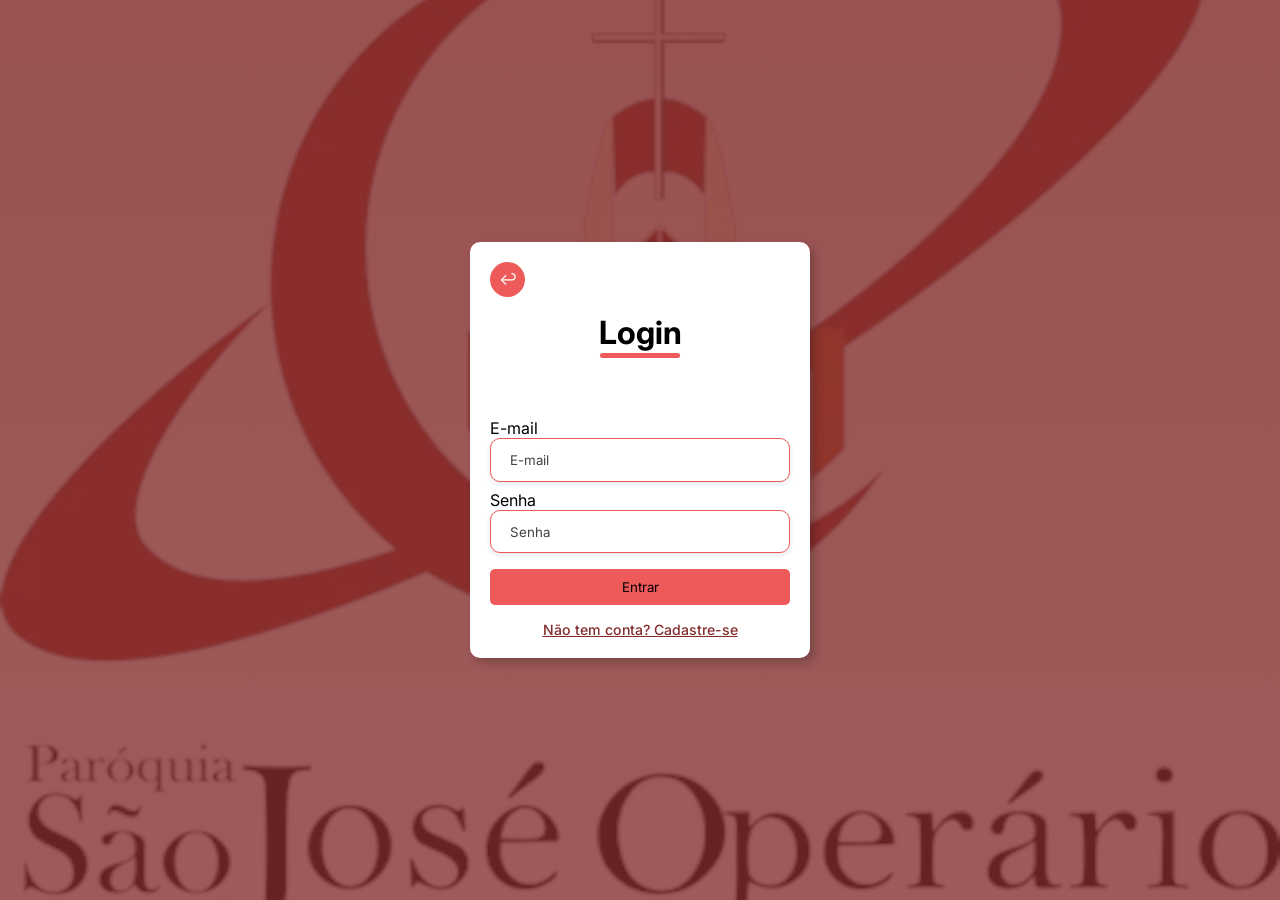
<file: padroeiro.html>
<!DOCTYPE html>
<html lang="pt-br">
<head>
    <meta charset="UTF-8">
    <meta name="viewport" content="width=device-width, initial-scale=1.0">
    <title>Padroeiro — São José</title>
    <link rel="stylesheet" href="css/principal.css">
    <link rel="stylesheet" href="css/historia.css">
</head>
<body>
    <header class="portal-header">
        <div class="top-bar">
            <h1>Paróquia — área logada</h1>
            <span class="user" id="user-display-name"></span>
            <button type="button" class="btn-sair" id="btn-sair">Sair</button>
        </div>
        <nav class="main-nav" aria-label="Navegação principal">
            <ul class="nav-list">
                <li><a href="pagina_principal.html" class="nav-link">Início</a></li>
                <li>
                    <details class="nav-dropdown">
                        <summary class="nav-link">A Paróquia</summary>
                        <div class="dropdown-menu">
                            <a href="historia.html" class="dropdown-item">Nossa História</a>
                            <a href="padroeiro.html" class="dropdown-item">Padroeiro(a)</a>
                        </div>
                    </details>
                </li>
                <li>
                    <details class="nav-dropdown">
                        <summary class="nav-link">Liturgia</summary>
                        <div class="dropdown-menu">
                            <a href="horario-missas.html" class="dropdown-item">Horário de Missas</a>
                            <a href="#" class="dropdown-item">Calendário</a>
                            <a href="leituras.html" class="dropdown-item">Leituras</a>
                        </div>
                    </details>
                </li>
                <li><a href="contato.html" class="nav-link">Contato</a></li>
            </ul>
        </nav>
    </header>

    <main class="historia-main">
        <a class="back-link" href="pagina_principal.html">← Voltar ao início</a>

        <article class="historia-article" lang="pt-BR">
            <header>
                <h1>São José — padroeiro da Diocese de São José dos Campos</h1>
                <p class="meta">São José é também patrono universal da Igreja. A Igreja celebra solenemente a sua santidade no dia 19 de março.</p>
            </header>

            <figure class="historia-figure">
                <img
                    src="img/sao-jose-operario.png"
                    alt="Pintura devocional: São José Operário na carpintaria com o Menino Jesus sobre a bancada; lírios ao fundo, símbolo de São José."
                    loading="lazy"
                    decoding="async"
                >
                <figcaption>São José Operário com o Menino Jesus</figcaption>
            </figure>

            <div class="historia-body">
                <p>Já na Carta de pedido de criação da nova Diocese ao Santo Padre, o então Bispo de Taubaté, Dom José Antonio do Couto, scj, definia que o titular da Catedral será <strong>São Dimas</strong> e o da Diocese <strong>São José</strong>. É também <strong>Patrono mundial da Igreja</strong>.</p>

                <p>No dia 19 de março, a Igreja celebra solenemente a santidade de vida de São José; por isso reza com ardor na Liturgia:</p>

                <blockquote class="hymn">
                    “Celebre a José a corte celeste prossiga o louvor o povo cristão: Só ele merece à Virgem se unir em casta união.”
                </blockquote>

                <p>São José, venerado de modo especial neste dia, é um dos santos mais conhecidos no cristianismo, tanto assim que inspirou o nome a dezenas de santos da Igreja e também a outros cristãos que neste dia comemoram seu onomástico (festa pelo mesmo nome do santo do dia). O nome José, em hebraico, significa: <em>Deus cumula de bens</em>; e sem dúvida este conhecido carpinteiro de Nazaré foi cumulado de bens ao não recusar sua missão de esposo da Virgem Maria e pai adotivo de Nosso Senhor Jesus Cristo:</p>

                <p>“Ao despertar, José fez o que o Anjo do Senhor lhe prescrevera: acolheu em sua casa a sua esposa.” <cite class="ref">(Mt 1,24)</cite></p>

                <p>A grande devoção dos cristãos para com São José está fundamentada nas Sagradas Escrituras e na Sagrada Tradição; portanto, é com realismo que São José é reconhecido e invocado como modelo de pai, operário, protetor da Sagrada Família e da grande Família de Deus que é a Igreja. Embora na Bíblia pouco se fale sobre a figura de São José, o que nos é comunicado testemunha com clareza seu papel indispensável à missão de Cristo. Homem justo, trabalhador, silencioso e com fé, tornou-se suficientemente moldado pelas mãos do Oleiro divino, a ponto de ser constituído elo entre o Antigo e o Novo Testamento e conferir a Jesus a linhagem de Davi — a qual somente foi possível porque São José, acima de tudo, foi homem de fé e coragem, como atesta São Mateus:</p>

                <p>“José, filho de Davi, não temas receber Maria por esposa, pois o que nela foi concebido vem do Espírito Santo”; e despertando, José fez como o anjo do Senhor lhe havia mandado e recebeu em sua casa sua esposa <cite class="ref">(Mt 1,20.24)</cite>.</p>
            </div>
        </article>
    </main>

    <script src="js/auth.js"></script>
    <script src="js/padroeiro.js"></script>
</body>
</html>
</file>
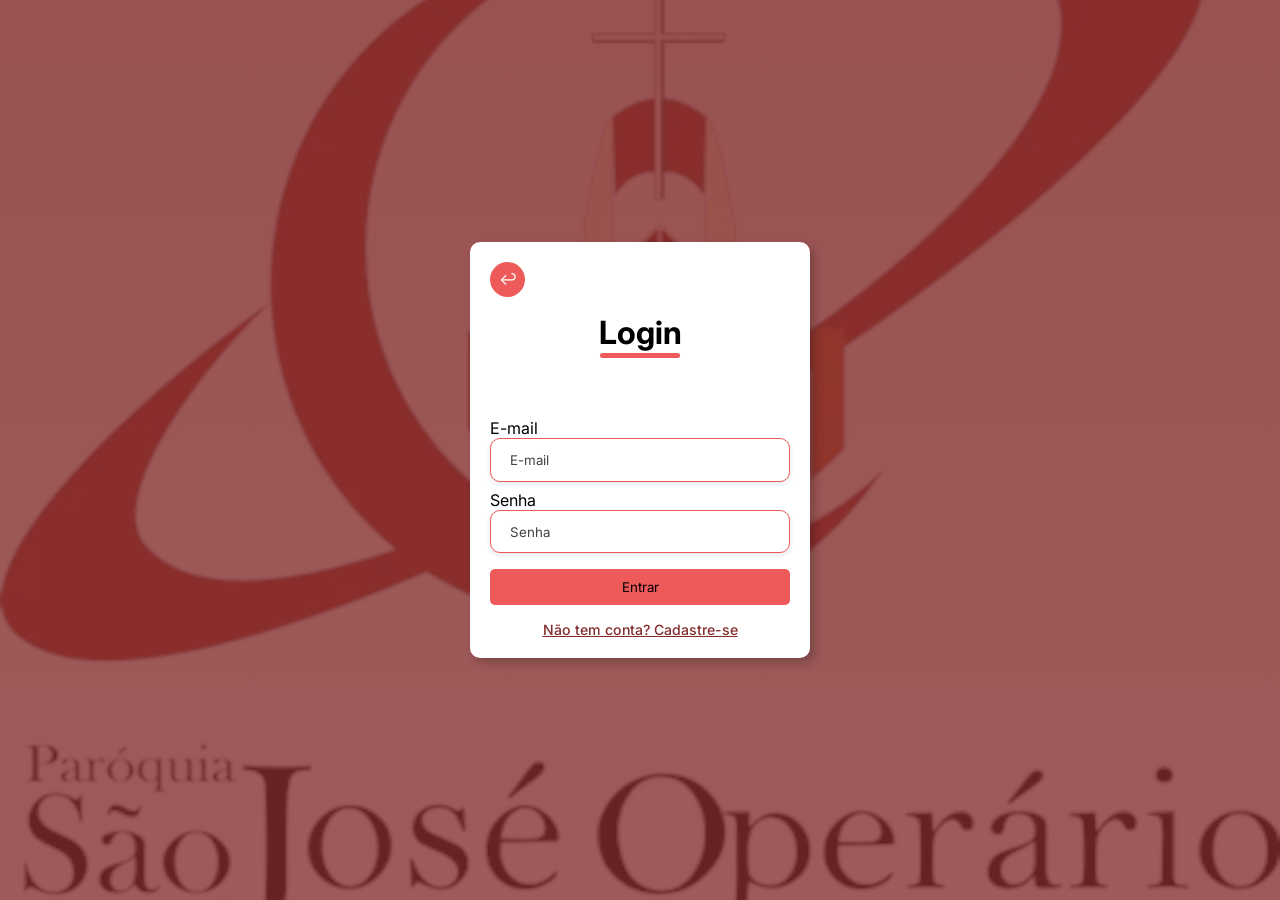
<file: pagina_principal.html>
<!DOCTYPE html>
<html lang="pt-br">
<head>
    <meta charset="UTF-8">
    <meta name="viewport" content="width=device-width, initial-scale=1.0">
    <title>Área da Paróquia</title>
    <link rel="stylesheet" href="css/principal.css">
</head>
<body>
    <header class="portal-header">
        <div class="top-bar">
            <h1>Paróquia — área logada</h1>
            <span class="user" id="user-display-name"></span>
            <button type="button" class="btn-sair" id="btn-sair">Sair</button>
        </div>

        <nav class="main-nav" aria-label="Navegação principal">
            <ul class="nav-list">
                <li><a href="pagina_principal.html" class="nav-link">Início</a></li>
                <li>
                    <details class="nav-dropdown">
                        <summary class="nav-link">A Paróquia</summary>
                        <div class="dropdown-menu">
                            <a href="historia.html" class="dropdown-item">Nossa História</a>
                            <a href="padroeiro.html" class="dropdown-item">Padroeiro(a)</a>
                        </div>
                    </details>
                </li>
                <li>
                    <details class="nav-dropdown">
                        <summary class="nav-link">Liturgia</summary>
                        <div class="dropdown-menu">
                            <a href="horario-missas.html" class="dropdown-item">Horário de Missas</a>
                            <a href="#" class="dropdown-item">Calendário</a>
                            <a href="leituras.html" class="dropdown-item">Leituras</a>
                        </div>
                    </details>
                </li>
                <li><a href="contato.html" class="nav-link">Contato</a></li>
            </ul>
        </nav>
    </header>

    <main class="portal-main">
        <section class="hero hero--with-image">
            <div class="hero-text">
                <h2>Bem-vindo(a)</h2>
                <p>Você está autenticado com segurança. Use o menu para acessar informações da sua paróquia.</p>
            </div>
            <figure class="hero-figure">
                <img
                    src="img/sao-jose-operario.png"
                    alt="São José Operário com o Menino Jesus na carpintaria."
                    loading="lazy"
                    decoding="async"
                >
            </figure>
        </section>

        <section class="portal-grid">
            <section class="card">
                <h2>Seu Cadastro</h2>
                <p>Dados do seu perfil na área logada.</p>
                <dl>
                    <dt>E-mail</dt>
                    <dd id="user-email"></dd>
                    <dt>Primeiro nome</dt>
                    <dd id="profile-firstname"></dd>
                    <dt>Sobrenome</dt>
                    <dd id="profile-lastname"></dd>
                    <dt>Celular</dt>
                    <dd id="profile-phone"></dd>
                    <dt>Gênero</dt>
                    <dd id="profile-gender"></dd>
                </dl>
            </section>

            <section class="card">
                <h2>Informações da Paróquia</h2>
                <p>Dados institucionais para consulta rápida.</p>
                <dl>
                    <dt>Paróquia</dt>
                    <dd id="parish-name"></dd>
                    <dt>Pároco</dt>
                    <dd id="parish-priest"></dd>
                    <dt>Endereço</dt>
                    <dd id="parish-address"></dd>
                    <dt>Telefone</dt>
                    <dd id="parish-phone"></dd>
                    <dt>E-mail</dt>
                    <dd id="parish-email"></dd>
                    <dt>Horário de Missas</dt>
                    <dd id="parish-mass-hours"></dd>
                </dl>
            </section>
        </section>

        <section class="portal-panels">
            <div class="panel">
                <h3>Contato</h3>
                <p class="muted">Paróquia: veja <strong>Informações da Paróquia</strong> acima. Cúria Diocesana e setores: <a href="contato.html">página de contato</a>.</p>
            </div>
        </section>
    </main>
    <script src="js/auth.js"></script>
    <script src="js/paroquia-dados.js"></script>
    <script src="js/principal.js"></script>
</body>
</html>
</file>
<file: css/style.css>
@import url('https://fonts.googleapis.com/css2?family=Inter:ital,opsz,wght@0,14..32,100..900;1,14..32,100..900&display=swap');

*{
    padding: 0;
    margin: 0;
    box-sizing: border-box;
    font-family:'Inter',sans-serif;
}

body{
    width: 100%;
    height: 100vh;
    display: flex;
    justify-content: center;
    align-items: center;
    background: #832c2c;
}
 .container{
    width: 80%;
    height: 80vh;
    display: flex;
    box-shadow: 5px 5px 10px rgba(0, 0 , 0, .212);
 }

.form-image{
    width: 50%;
    display: flex;
    justify-content: center;
    align-items: center;
    background-color: #ffffff;
    padding: 3rem;
    border-radius: 10px 0 0 10px;
}

.form-image img{
    width: 38rem; 
}

.form {
    width: 50%;
    display: flex;
    justify-content: center;
    align-items: center;
    flex-direction: column;
    background-color: #fff;
    padding: 3rem;
    border-radius: 0 10px 10px 0;
} 

.form-header {
    margin-bottom: 3rem;
    display: flex;
    justify-content: space-between;
}

.login-button button {
    border: none;
    background-color: #ee5a5a;
    padding: 0.4rem 1rem;
    border-radius: 5px;
    cursor: pointer
}
.login-button button:hover {
    background-color: #832c2c;
}

.login-button button a {
    text-decoration: none;
    font-weight: 500;
    color: #fff;
}

.form-header h1::after {
    content: '';
    display: block;
    width: 5rem;
    height: 0.3rem;
    background-color: #ee5a5a;
    margin: 0 auto;
    position: absolute;
    border-radius: 10px;
}

.input-group {
    display: flex;
    flex-wrap: wrap;
    justify-content: space-between;
   padding: 1rem 0;
}

.input-box {
    display: flex;
    flex-direction: column;
    margin-bottom: 1.5rem;
}

.input-box input {
    margin: 0.6rem 0;
    padding: 0.8rem 1.2rem;
    border: 1px solid;
    border-color: #ee5a5a;
    border-radius: 10px;
}
.input-box input:hover {
    background-color: #eeeeee;
}

.input-box input:focus-visible {
    outline: 1px solid #c59650;
}

.input-box label, .gender-title h6 {
    font-size: 0.75rem;
    font-weight: 600;
    color: #000000c0;
}

.input-box input::placeholder {
    color: #000000be;
}

.gender-group {
    display: flex;
    justify-content: space-between;
    margin-top: 0.62rem;
    padding: 0 0.5rem;
}

.gender-input {
    display: flex;
    align-items: center;
}

.gender-input input {
    margin-right: 0.35rem;
}

.gender-input label {
    font-size: 0.81rem;
    font-weight: 600;
    color: #000000c0;
}

.continue-button button {
    width: 100%;
    margin-top: 2.5rem;
    border: none;
    background-color: #ee5a5a;
    padding: 0.62rem;
    border-radius: 5px;
    cursor: pointer;
}

.continue-button button:hover {
    background-color: #903a3a;
}

.continue-button button a {
    text-decoration: none;
    font-size: 0.93rem;
    font-weight: 500;
    color: #fff;
}

.form-message {
    font-size: 0.88rem;
    min-height: 1.25rem;
    margin-bottom: 0.5rem;
    padding: 0.5rem 0.75rem;
    border-radius: 8px;
}

.form-message--err {
    background: #fde8e8;
    color: #8b1e1e;
}

.form-message--ok {
    background: #e6f7ed;
    color: #1e6b3a;
}

@media screen and (max-width: 1330px) {
   .form-image {
    display: none; 
   } 

   .container {
    width: 50%;
   }

   .form {
    width: 100%;
   }
}

@media screen and (max-width: 1064px) {
    .container {
        width: 90%;
        height: auto;
    }

    .input-group {
      flex-direction: column;
      overflow-y: scroll;
      flex-wrap: nowrap;
      max-height: 10rem; 
      padding-right: 5rem; 
    }
    
    .gender-inputs {
        margin-top: 2rem;
    }

    .gender-group {
        flex-direction: column;
    }

    .gender-input {
      margin-top: 0.5rem;  
    }
}
</file>
<file: css/principal.css>
@import url('https://fonts.googleapis.com/css2?family=Inter:ital,opsz,wght@0,14..32,100..900;1,14..32,100..900&display=swap');

* {
  padding: 0;
  margin: 0;
  box-sizing: border-box;
  font-family: 'Inter', sans-serif;
}

body {
  min-height: 100vh;
  background: #832c2c;
  color: #1a1a1a;
}

.portal-header {
  position: sticky;
  top: 0;
  z-index: 50;
}

.top-bar {
  background: #fff;
  box-shadow: 0 2px 10px rgba(0, 0, 0, 0.12);
  padding: 1rem 1.5rem;
  display: flex;
  justify-content: space-between;
  align-items: center;
  flex-wrap: wrap;
  gap: 1rem;
}

.top-bar h1 {
  font-size: 1.25rem;
  color: #832c2c;
}

.top-bar .user {
  font-size: 0.9rem;
  color: #444;
}

.btn-sair {
  border: none;
  background: #ee5a5a;
  color: #fff;
  padding: 0.5rem 1.2rem;
  border-radius: 8px;
  cursor: pointer;
  font-weight: 500;
}

.btn-sair:hover {
  background: #903a3a;
}

.main-nav {
  background: #832c2c;
  box-shadow: 0 6px 20px rgba(0, 0, 0, 0.12);
}

.nav-list {
  list-style: none;
  max-width: 1100px;
  margin: 0 auto;
  padding: 0.5rem 1rem;
  display: flex;
  flex-wrap: wrap;
  align-items: center;
  gap: 0.25rem 0.75rem;
}

.nav-link {
  color: #fff;
  text-decoration: none;
  font-weight: 500;
  padding: 0.4rem 0.6rem;
  border-radius: 8px;
  cursor: pointer;
  display: inline-block;
}

.nav-link:hover {
  background: rgba(255, 255, 255, 0.12);
}

.nav-dropdown summary.nav-link {
  list-style: none;
}

.nav-dropdown summary.nav-link::-webkit-details-marker {
  display: none;
}

.dropdown-menu {
  background: #fff;
  border-radius: 10px;
  padding: 0.5rem 0.25rem;
  box-shadow: 0 10px 25px rgba(0, 0, 0, 0.18);
  min-width: 220px;
  margin-top: 0.25rem;
}

.dropdown-item {
  display: block;
  padding: 0.55rem 0.8rem;
  color: #1a1a1a;
  text-decoration: none;
  border-radius: 8px;
  font-size: 0.95rem;
}

.dropdown-item:hover {
  background: #f4f4f4;
}

.portal-main {
  max-width: 1100px;
  margin: 2rem auto;
  padding: 0 1rem 2rem;
}

.hero {
  background: rgba(255, 255, 255, 0.08);
  border-radius: 14px;
  padding: 1.5rem 1.25rem;
  color: #fff;
  margin-bottom: 1.5rem;
}

.hero h2 {
  font-size: 1.8rem;
  margin-bottom: 0.5rem;
}

.hero p {
  line-height: 1.6;
  opacity: 0.95;
}

.hero.hero--with-image {
  display: grid;
  grid-template-columns: 1fr minmax(200px, 280px);
  gap: 1.5rem;
  align-items: center;
}

.hero-text {
  min-width: 0;
}

.hero-figure {
  margin: 0;
}

.hero-figure img {
  display: block;
  width: 100%;
  height: auto;
  border-radius: 12px;
  box-shadow: 0 8px 24px rgba(0, 0, 0, 0.2);
  background: rgba(255, 255, 255, 0.15);
}

@media screen and (max-width: 768px) {
  .hero.hero--with-image {
    grid-template-columns: 1fr;
  }

  .hero-figure {
    max-width: 280px;
    margin: 0 auto;
  }
}

.portal-grid {
  display: grid;
  grid-template-columns: repeat(2, minmax(0, 1fr));
  gap: 1.5rem;
  margin-top: 1rem;
}

.portal-panels {
  display: grid;
  grid-template-columns: minmax(0, 560px);
  justify-content: center;
  gap: 1.25rem;
  margin-top: 1.5rem;
}

.panel {
  background: #fff;
  border-radius: 12px;
  padding: 1.2rem;
  box-shadow: 5px 5px 15px rgba(0, 0, 0, 0.12);
}

.panel h3 {
  color: #832c2c;
  margin-bottom: 0.75rem;
}

.panel p.muted {
  color: #555;
  line-height: 1.6;
}

.link-list {
  list-style: none;
  display: grid;
  gap: 0.5rem;
}

.link-list a {
  color: #832c2c;
  text-decoration: none;
  font-weight: 500;
}

.link-list a:hover {
  text-decoration: underline;
}

.card {
  background: #fff;
  border-radius: 12px;
  padding: 2rem;
  box-shadow: 5px 5px 15px rgba(0, 0, 0, 0.15);
}

.card h2 {
  font-size: 1.5rem;
  margin-bottom: 1rem;
  color: #832c2c;
}

.card p {
  line-height: 1.6;
  color: #333;
  margin-bottom: 0.75rem;
}

.card dl {
  display: grid;
  gap: 0.5rem;
  margin-top: 1rem;
}

.card dt {
  font-size: 0.75rem;
  text-transform: uppercase;
  letter-spacing: 0.04em;
  color: #666;
}

.card dd {
  font-weight: 500;
  margin-bottom: 0.5rem;
  white-space: pre-line;
  word-break: break-word;
}

@media screen and (max-width: 920px) {
  .portal-grid {
    grid-template-columns: 1fr;
  }

  .portal-panels {
    grid-template-columns: 1fr;
  }
}
</file>
<file: css/contato.css>
/* Página Contato — Cúria e setores */

.contato-main {
  max-width: 800px;
  margin: 0 auto;
  padding: 2rem 1rem 3rem;
}

.contato-main .back-link {
  display: inline-block;
  margin-bottom: 1.25rem;
  color: #fff;
  font-weight: 500;
  text-decoration: none;
}

.contato-main .back-link:hover {
  text-decoration: underline;
}

.contato-intro {
  background: rgba(255, 255, 255, 0.95);
  border-radius: 12px;
  padding: 1.25rem 1.5rem;
  margin-bottom: 1.5rem;
  box-shadow: 0 2px 12px rgba(0, 0, 0, 0.08);
  color: #333;
  line-height: 1.6;
  font-size: 0.95rem;
}

.contato-cards {
  display: grid;
  gap: 1.25rem;
}

.contato-card {
  background: #fff;
  border-radius: 12px;
  padding: 1.5rem;
  box-shadow: 5px 5px 15px rgba(0, 0, 0, 0.12);
}

.contato-card h2 {
  font-size: 1.15rem;
  color: #832c2c;
  margin-bottom: 0.75rem;
  padding-bottom: 0.5rem;
  border-bottom: 2px solid #eee;
}

.contato-card .horario {
  font-weight: 600;
  color: #444;
  margin-bottom: 0.75rem;
  font-size: 0.95rem;
}

.contato-card .detalhes {
  font-size: 0.92rem;
  line-height: 1.65;
  color: #333;
}

.contato-card .detalhes p {
  margin-bottom: 0.5rem;
}

.contato-card .detalhes a {
  color: #1a4d7a;
  font-weight: 500;
  word-break: break-word;
}

.contato-card .detalhes a:hover {
  text-decoration: underline;
}

.contato-nota {
  margin-top: 2rem;
  font-size: 0.85rem;
  color: #666;
  font-style: italic;
  line-height: 1.5;
}
</file>
<file: css/entrar.css>
@import url('https://fonts.googleapis.com/css2?family=Inter:ital,opsz,wght@0,14..32,100..900;1,14..32,100..900&display=swap');


*{
    padding: 0;
    margin: 0;
    box-sizing: border-box;
    font-family:'Inter', sans-serif;
}

body{
    width: 100%;
    min-height: 100vh;
    display: flex;
    justify-content: center;
    align-items: center;
    background-color: #832c2c;
    background-image:
        linear-gradient(rgba(131, 44, 44, 0.82), rgba(131, 44, 44, 0.78)),
        url('../img/logocadastro.jpg');
    background-size: cover;
    background-position: center, 50% 48%;
    background-repeat: no-repeat;
}

.back-button {
    width: 35px;
    height: 35px;

    border: none;
    border-radius: 50%;

    background-color: #ee5a5a;
    color: #fff;

    display: flex;
    justify-content: center;
    align-items: center;

    cursor: pointer;
    font-size: 1rem;
}

.back-button:hover {
    background-color: #903a3a;
}

.login-box {
    background-color: #fff;
    width: 340px;
    padding: 20px;
    border-radius: 10px;
    box-shadow: 5px 5px 10px rgba(0, 0 , 0, .212);
    display: grid;
    gap: 16px;
}

.form {
    width: 100%;
    display: grid;
    gap: 10px;
}

h2 {
    font-size: 2rem;
    margin-bottom: 1rem;
    text-align: center;
}

.input-group {
    display: flex;
    flex-direction: column;
    padding: 0rem;
}

.input-box {
    display: flex;
    flex-direction: column;
    margin-bottom: 0.5rem;
}

.input-box input {
    padding: 0.8rem 1.2rem;
    border: 1px solid #ee5a5a;
    border-radius: 10px;
    box-shadow: 0 2px 5px rgba(0,0,0,0.1);
    outline: none;
    transition: 0.3s;
}

.input-box input:hover {
    background-color: #eeeeee;
}

.input-box input:focus {
    border-color: #c59650;
}

.input-box input::placeholder {
    color: #000000be;
}

.continue-button button {
    width: 100%;
    margin-top: 0.5rem;
    border: none;
    background-color: #ee5a5a;
    padding: 0.62rem;
    border-radius: 5px;
    cursor: pointer;
}

.continue-button button:hover {
    background-color: #903a3a;
}

.form-message {
    font-size: 0.88rem;
    min-height: 1.25rem;
    margin-bottom: 0.5rem;
    padding: 0.5rem 0.75rem;
    border-radius: 8px;
}

.form-message--err {
    background: #fde8e8;
    color: #8b1e1e;
}

.form-message--ok {
    background: #e6f7ed;
    color: #1e6b3a;
}

.continue-button button a {
    text-decoration: none;
    font-size: 0.93rem;
    font-weight: 500;
    color: #fff;
}

.cadastro-link {
    margin-top: 1rem;
    text-align: center;
    font-size: 0.88rem;
}

.cadastro-link a {
    color: #832c2c;
    font-weight: 500;
}

.cadastro-link a:hover {
    text-decoration: underline;
}

h2::after {
    content: '';
    display: block;
    width: 5rem;
    height: 0.3rem;
    background-color: #ee5a5a;
    margin: 0.1rem auto 0;
    border-radius: 10px;
}
</file>
<file: css/historia.css>
/* Página Nossa História — texto longo legível */

.historia-main {
  max-width: 720px;
  margin: 0 auto;
  padding: 2rem 1rem 3rem;
}

.historia-main .back-link {
  display: inline-block;
  margin-bottom: 1.25rem;
  color: #fff;
  font-weight: 500;
  text-decoration: none;
}

.historia-main .back-link:hover {
  text-decoration: underline;
}

.historia-article {
  background: #fff;
  border-radius: 12px;
  padding: 2rem;
  box-shadow: 5px 5px 15px rgba(0, 0, 0, 0.15);
}

.historia-article header {
  margin-bottom: 1.5rem;
  padding-bottom: 1rem;
  border-bottom: 2px solid #832c2c;
}

.historia-article h1 {
  font-size: 1.5rem;
  color: #832c2c;
  line-height: 1.35;
  margin-bottom: 0.5rem;
}

.historia-article .subtitle {
  font-size: 0.95rem;
  color: #555;
  font-weight: 500;
}

.historia-article .meta {
  font-size: 0.85rem;
  color: #666;
  margin-top: 0.75rem;
  font-style: italic;
}

.historia-body {
  color: #333;
  line-height: 1.75;
  font-size: 0.98rem;
}

.historia-body p {
  margin-bottom: 1rem;
  text-align: justify;
  hyphens: auto;
}

.historia-body p.signature {
  margin-top: 2rem;
  text-align: right;
  font-style: italic;
}

.historia-body blockquote.hymn {
  border-left: 4px solid #832c2c;
  padding: 0.75rem 0 0.75rem 1.25rem;
  margin: 1.25rem 0;
  font-style: italic;
  color: #444;
  background: #faf8f8;
  border-radius: 0 8px 8px 0;
}

.historia-body cite.ref {
  display: block;
  margin-top: 0.35rem;
  font-size: 0.9em;
  font-style: normal;
  color: #666;
}

.historia-figure {
  margin: 0 0 1.5rem;
  text-align: center;
}

.historia-figure img {
  display: block;
  width: 100%;
  max-height: 420px;
  object-fit: contain;
  border-radius: 12px;
  box-shadow: 0 8px 28px rgba(0, 0, 0, 0.12);
  background: #f5f0eb;
}

.historia-figure figcaption {
  margin-top: 0.65rem;
  font-size: 0.88rem;
  color: #555;
  font-style: italic;
}

@media (max-width: 640px) {
  .historia-body p {
    text-align: left;
  }
}
</file>
<file: css/horario-missas.css>
/* Página Horário de Missas — alinhada ao portal Diocese São José dos Campos */

.diocese-top-strip {
  background: #2c3e50;
  color: #ecf0f1;
  font-size: 0.85rem;
  padding: 0.5rem 1rem;
  text-align: center;
  line-height: 1.5;
}

.diocese-brand {
  background: #fff;
  padding: 1rem 1.5rem;
  border-bottom: 3px solid #1a4d7a;
  box-shadow: 0 2px 8px rgba(0, 0, 0, 0.08);
}

.diocese-brand-inner {
  max-width: 1100px;
  margin: 0 auto;
}

.diocese-brand h2 {
  font-size: 1.35rem;
  color: #1a4d7a;
  font-weight: 700;
}

.schedule-page {
  max-width: 1100px;
  margin: 0 auto;
  padding: 1.5rem 1rem 2rem;
}

.schedule-page h1 {
  font-size: 1.75rem;
  color: #1a1a1a;
  margin-bottom: 1.25rem;
  border-bottom: 2px solid #1a4d7a;
  padding-bottom: 0.5rem;
}

.schedule-filters {
  background: #fff;
  border-radius: 10px;
  padding: 1.25rem;
  margin-bottom: 1rem;
  box-shadow: 0 2px 12px rgba(0, 0, 0, 0.08);
}

.schedule-filters p.label {
  font-weight: 600;
  color: #333;
  margin-bottom: 0.75rem;
}

.day-buttons {
  display: flex;
  flex-wrap: wrap;
  gap: 0.5rem;
  margin-bottom: 1.25rem;
}

.day-btn {
  border: 1px solid #1a4d7a;
  background: #fff;
  color: #1a4d7a;
  padding: 0.45rem 0.85rem;
  border-radius: 6px;
  cursor: pointer;
  font-size: 0.9rem;
  font-weight: 500;
}

.day-btn:hover,
.day-btn.is-active {
  background: #1a4d7a;
  color: #fff;
}

.time-row {
  display: flex;
  flex-wrap: wrap;
  align-items: flex-end;
  gap: 1rem;
}

.time-field label {
  display: block;
  font-size: 0.8rem;
  font-weight: 600;
  color: #555;
  margin-bottom: 0.35rem;
}

.time-field input {
  padding: 0.5rem 0.75rem;
  border: 1px solid #ccc;
  border-radius: 6px;
  min-width: 140px;
}

.schedule-note {
  margin-top: 1rem;
  font-size: 0.88rem;
  color: #555;
  font-style: italic;
  line-height: 1.5;
}

.top-bar-home {
  color: inherit;
  text-decoration: none;
}

.schedule-results-wrap {
  background: #fff;
  border-radius: 10px;
  overflow: auto;
  box-shadow: 0 2px 12px rgba(0, 0, 0, 0.08);
  margin-top: 0.5rem;
}

.schedule-table {
  width: 100%;
  border-collapse: collapse;
  font-size: 0.92rem;
}

.schedule-table th,
.schedule-table td {
  padding: 0.75rem 1rem;
  text-align: left;
  border-bottom: 1px solid #e8e8e8;
}

.schedule-table th {
  background: #f5f7fa;
  color: #1a4d7a;
  font-weight: 600;
  white-space: nowrap;
}

.schedule-table tbody tr:hover {
  background: #fafbfc;
}

.schedule-empty {
  padding: 1.25rem;
  color: #666;
  font-size: 0.92rem;
}

.diocese-footer-links--internal a {
  color: #aed4ff;
}

.diocese-footer {
  background: #1a1a1a;
  color: #ccc;
  margin-top: 2rem;
  padding: 2rem 1rem;
}

.diocese-footer-inner {
  max-width: 1100px;
  margin: 0 auto;
}

.diocese-footer h3 {
  color: #fff;
  font-size: 1rem;
  margin-bottom: 1rem;
}

.diocese-footer-links {
  list-style: none;
  display: grid;
  grid-template-columns: repeat(auto-fill, minmax(200px, 1fr));
  gap: 0.5rem 1rem;
  margin-bottom: 1.5rem;
}

.diocese-footer-links a {
  color: #aed4ff;
  text-decoration: none;
  font-size: 0.88rem;
}

.diocese-footer-links a:hover {
  text-decoration: underline;
}

.diocese-footer-contact {
  font-size: 0.88rem;
  line-height: 1.6;
  padding-top: 1rem;
  border-top: 1px solid #444;
  color: #aaa;
}

.diocese-footer-copy {
  margin-top: 1rem;
  font-size: 0.8rem;
  color: #777;
}

.back-portal {
  display: inline-block;
  margin-bottom: 1rem;
  color: #fff;
  font-weight: 500;
  text-decoration: none;
}

.back-portal:hover {
  text-decoration: underline;
}

@media (max-width: 640px) {
  .schedule-table th,
  .schedule-table td {
    padding: 0.55rem 0.65rem;
    font-size: 0.85rem;
  }
}
</file>
<file: css/leituras.css>
/* Página Leituras — textos litúrgicos */

.leituras-main {
  max-width: 800px;
  margin: 0 auto;
  padding: 2rem 1rem 3rem;
}

.leituras-main .back-link {
  display: inline-block;
  margin-bottom: 1.25rem;
  color: #fff;
  font-weight: 500;
  text-decoration: none;
}

.leituras-main .back-link:hover {
  text-decoration: underline;
}

.leituras-toc {
  background: rgba(255, 255, 255, 0.95);
  border-radius: 10px;
  padding: 1rem 1.25rem;
  margin-bottom: 1.5rem;
  box-shadow: 0 2px 12px rgba(0, 0, 0, 0.08);
}

.leituras-toc h2 {
  font-size: 1rem;
  color: #832c2c;
  margin-bottom: 0.75rem;
}

.leituras-toc ul {
  list-style: none;
  display: flex;
  flex-wrap: wrap;
  gap: 0.5rem 1rem;
}

.leituras-toc a {
  color: #1a4d7a;
  font-weight: 500;
  text-decoration: none;
}

.leituras-toc a:hover {
  text-decoration: underline;
}

.refs-ceia {
  background: #f8f4f2;
  border-left: 4px solid #832c2c;
  padding: 1rem 1.25rem;
  margin-bottom: 2rem;
  border-radius: 0 8px 8px 0;
  font-size: 0.92rem;
  line-height: 1.6;
}

.refs-ceia h3 {
  font-size: 0.95rem;
  color: #832c2c;
  margin-bottom: 0.5rem;
}

.refs-ceia pre,
.refs-ceia .refs-list {
  margin: 0;
  white-space: pre-wrap;
  font-family: inherit;
  color: #333;
}

.liturgia-missa {
  background: #fff;
  border-radius: 12px;
  padding: 1.75rem;
  margin-bottom: 2rem;
  box-shadow: 5px 5px 15px rgba(0, 0, 0, 0.12);
}

.liturgia-missa > h2 {
  font-size: 1.4rem;
  color: #832c2c;
  padding-bottom: 0.75rem;
  margin-bottom: 1.25rem;
  border-bottom: 2px solid #832c2c;
}

.leitura-bloco {
  margin-bottom: 1.75rem;
}

.leitura-bloco:last-child {
  margin-bottom: 0;
}

.leitura-bloco h3 {
  font-size: 1.05rem;
  color: #1a4d7a;
  margin-bottom: 0.35rem;
}

.leitura-bloco .fonte {
  font-size: 0.88rem;
  color: #555;
  font-style: italic;
  margin-bottom: 0.75rem;
}

.leitura-bloco .intro {
  font-size: 0.95rem;
  margin-bottom: 0.75rem;
  color: #333;
}

.texto-biblico p {
  margin-bottom: 0.65rem;
  line-height: 1.75;
  color: #222;
  text-align: justify;
}

.texto-biblico .nv {
  font-weight: 700;
  color: #832c2c;
  margin-right: 0.2em;
}

.salmo .resposta {
  margin: 0.75rem 0;
  padding: 0.5rem 0.75rem;
  background: #faf8f8;
  border-radius: 6px;
  font-weight: 600;
  color: #444;
}

.salmo .estrofe {
  margin-bottom: 0.75rem;
}

.aclamacao {
  margin: 1rem 0;
  padding: 1rem;
  background: #f0f4f8;
  border-radius: 8px;
}

.aclamacao .r {
  font-weight: 600;
  margin-bottom: 0.5rem;
}

.aclamacao .v {
  white-space: pre-wrap;
  line-height: 1.6;
}

.palavra-fim {
  margin-top: 1rem;
  font-weight: 600;
  color: #832c2c;
}

.fonte-cnbb {
  margin-top: 2rem;
  padding-top: 1rem;
  border-top: 1px solid #ddd;
  font-size: 0.82rem;
  color: #666;
  font-style: italic;
}

@media (max-width: 640px) {
  .texto-biblico p {
    text-align: left;
  }
}
</file>
